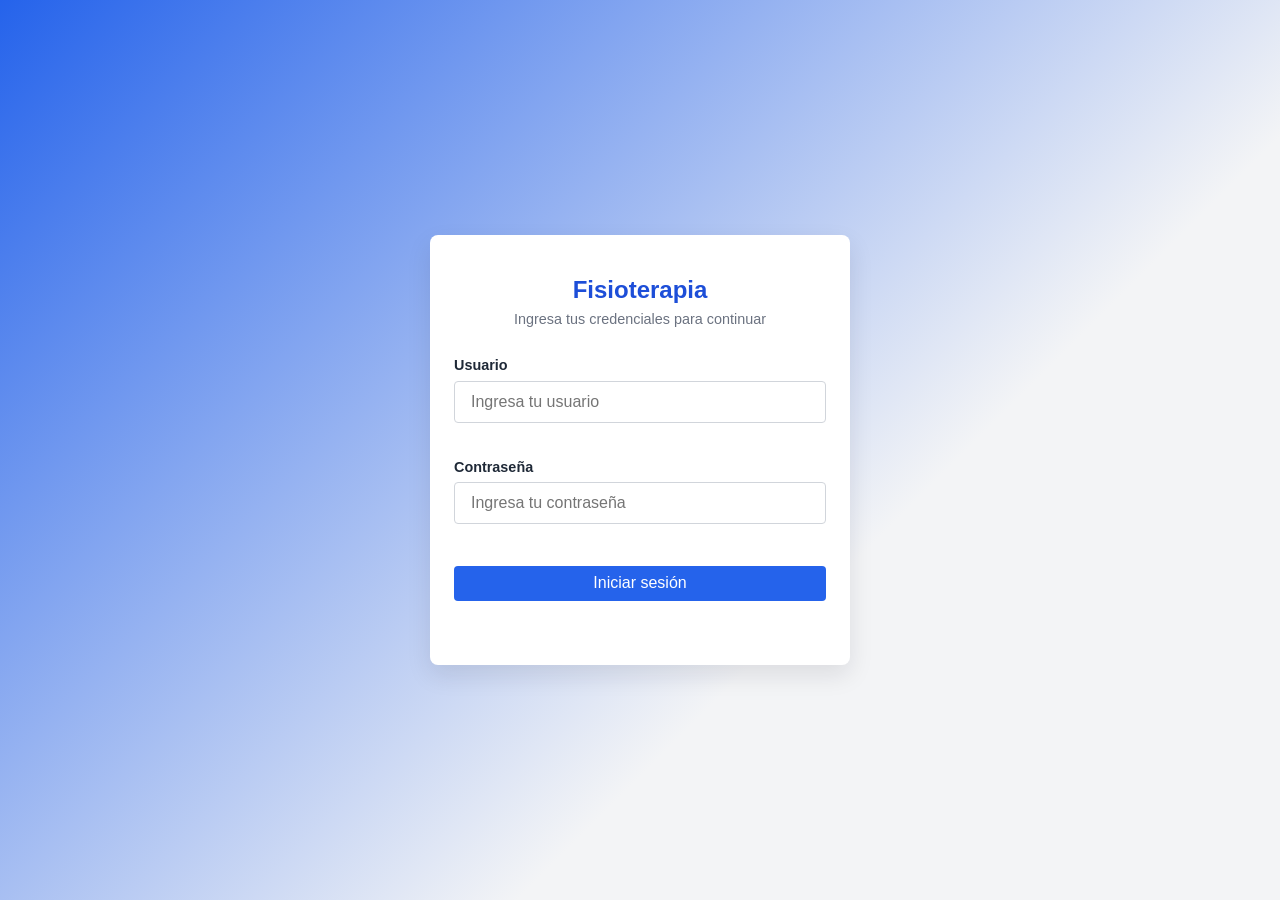
<file: index.html>
<!doctype html>
<html lang="es">
  <head>
    <meta charset="UTF-8" />
    <meta name="viewport" content="width=device-width, initial-scale=1.0" />
    <title>Iniciar sesión | Fisioterapia</title>
    <link rel="stylesheet" href="css/normalize.css" />
    <link rel="stylesheet" href="css/common/variables.css" />
    <link rel="stylesheet" href="css/common/base.css" />
    <link rel="stylesheet" href="css/common/forms.css" />
    <link rel="stylesheet" href="css/login.css" />
  </head>
  <body>
    <main class="login-page">
      <section class="login-card">
        <header class="login-card-header">
          <h1>Fisioterapia</h1>
          <p>Ingresa tus credenciales para continuar</p>
        </header>

        <form id="login-form" class="login-form" novalidate>
          <div class="form-field">
            <label for="usuario">Usuario</label>
            <input
              type="text"
              id="usuario"
              name="usuario"
              placeholder="Ingresa tu usuario"
              autocomplete="username"
              required
            />
            <span class="form-field-error" id="usuario-error"></span>
          </div>

          <div class="form-field">
            <label for="contrasena">Contraseña</label>
            <input
              type="password"
              id="contrasena"
              name="contrasena"
              placeholder="Ingresa tu contraseña"
              autocomplete="current-password"
              required
            />
            <span class="form-field-error" id="contrasena-error"></span>
          </div>

          <button type="submit" class="btn btn-primary btn-block">Iniciar sesión</button>
        </form>
      </section>
    </main>

    <script src="js/usuarios.js"></script>
    <script src="js/login.js"></script>
  </body>
</html>
</file>
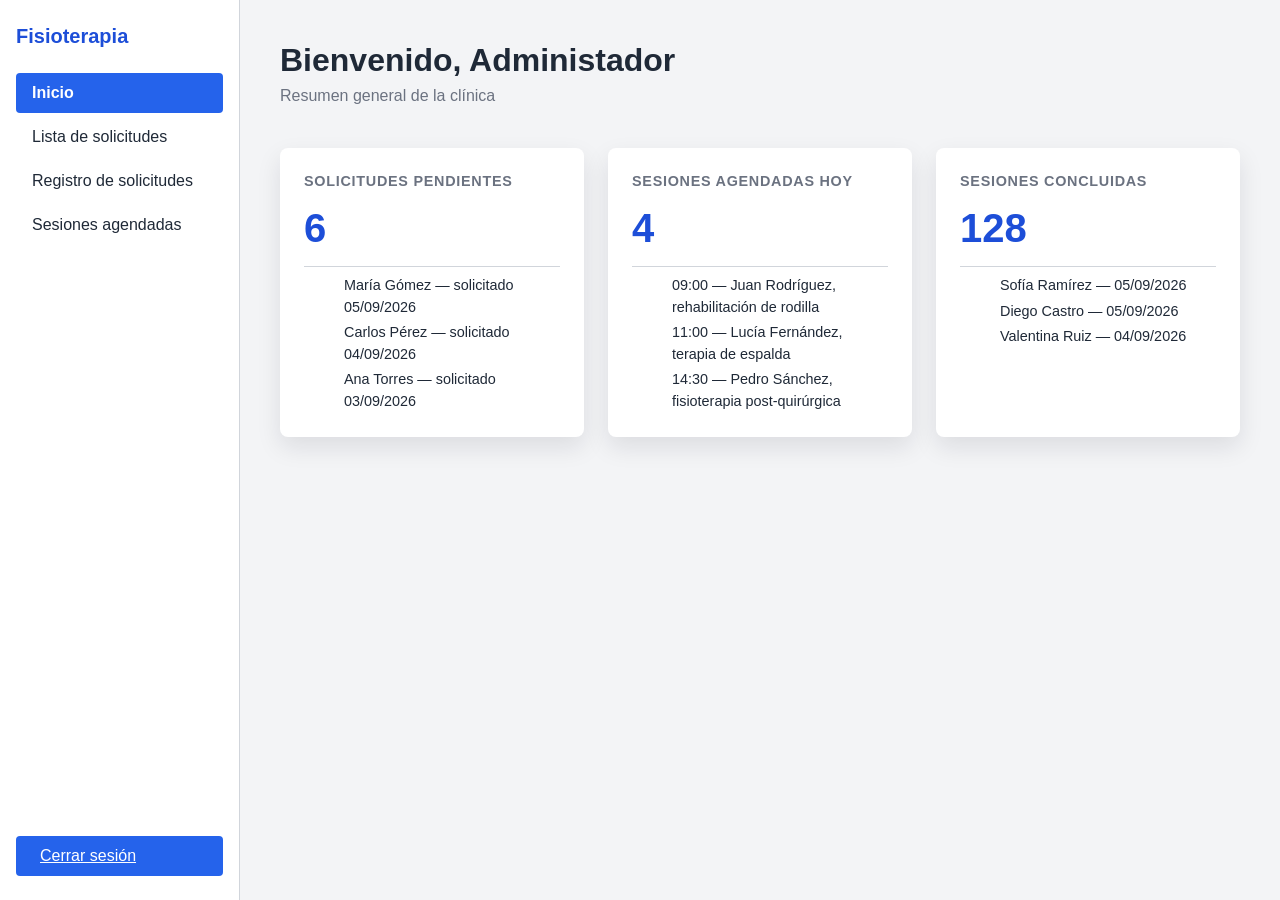
<file: pages/dashboard.html>
<!doctype html>
<html lang="es">
  <head>
    <meta charset="UTF-8" />
    <meta name="viewport" content="width=device-width, initial-scale=1.0" />
    <title>Inicio | Fisioterapia</title>
    <link rel="stylesheet" href="../css/normalize.css" />
    <link rel="stylesheet" href="../css/common/variables.css" />
    <link rel="stylesheet" href="../css/common/base.css" />
    <link rel="stylesheet" href="../css/common/layout.css" />
    <link rel="stylesheet" href="../css/dashboard.css" />
  </head>
  <body>
    <div class="app-layout">
      <aside class="app-nav">
        <div class="app-nav-brand">
          <h2>Fisioterapia</h2>
        </div>

        <ul class="nav-list">
          <li><a class="nav-link nav-link-active" href="dashboard.html" aria-current="page">Inicio</a></li>
          <li><a class="nav-link" href="lista-solicitudes.html">Lista de solicitudes</a></li>
          <li><a class="nav-link" href="registro-solicitudes.html">Registro de solicitudes</a></li>
          <li><a class="nav-link" href="sesiones-agendadas.html">Sesiones agendadas</a></li>
        </ul>

        <a class="btn btn-primary btn-block" href="../index.html">Cerrar sesión</a>
      </aside>

      <main class="app-main">
        <header class="dashboard-header">
          <h1>Bienvenido, Administador</h1>
          <p>Resumen general de la clínica</p>
        </header>

        <section class="cards-grid">
          <article class="card">
            <h2 class="card-title">Solicitudes pendientes</h2>
            <p class="card-count">6</p>
            <ul class="card-list">
              <li>María Gómez — solicitado 05/09/2026</li>
              <li>Carlos Pérez — solicitado 04/09/2026</li>
              <li>Ana Torres — solicitado 03/09/2026</li>
            </ul>
          </article>

          <article class="card">
            <h2 class="card-title">Sesiones agendadas hoy</h2>
            <p class="card-count">4</p>
            <ul class="card-list">
              <li>09:00 — Juan Rodríguez, rehabilitación de rodilla</li>
              <li>11:00 — Lucía Fernández, terapia de espalda</li>
              <li>14:30 — Pedro Sánchez, fisioterapia post-quirúrgica</li>
            </ul>
          </article>

          <article class="card">
            <h2 class="card-title">Sesiones concluidas</h2>
            <p class="card-count">128</p>
            <ul class="card-list">
              <li>Sofía Ramírez — 05/09/2026</li>
              <li>Diego Castro — 05/09/2026</li>
              <li>Valentina Ruiz — 04/09/2026</li>
            </ul>
          </article>
        </section>
      </main>
    </div>
  </body>
</html>
</file>
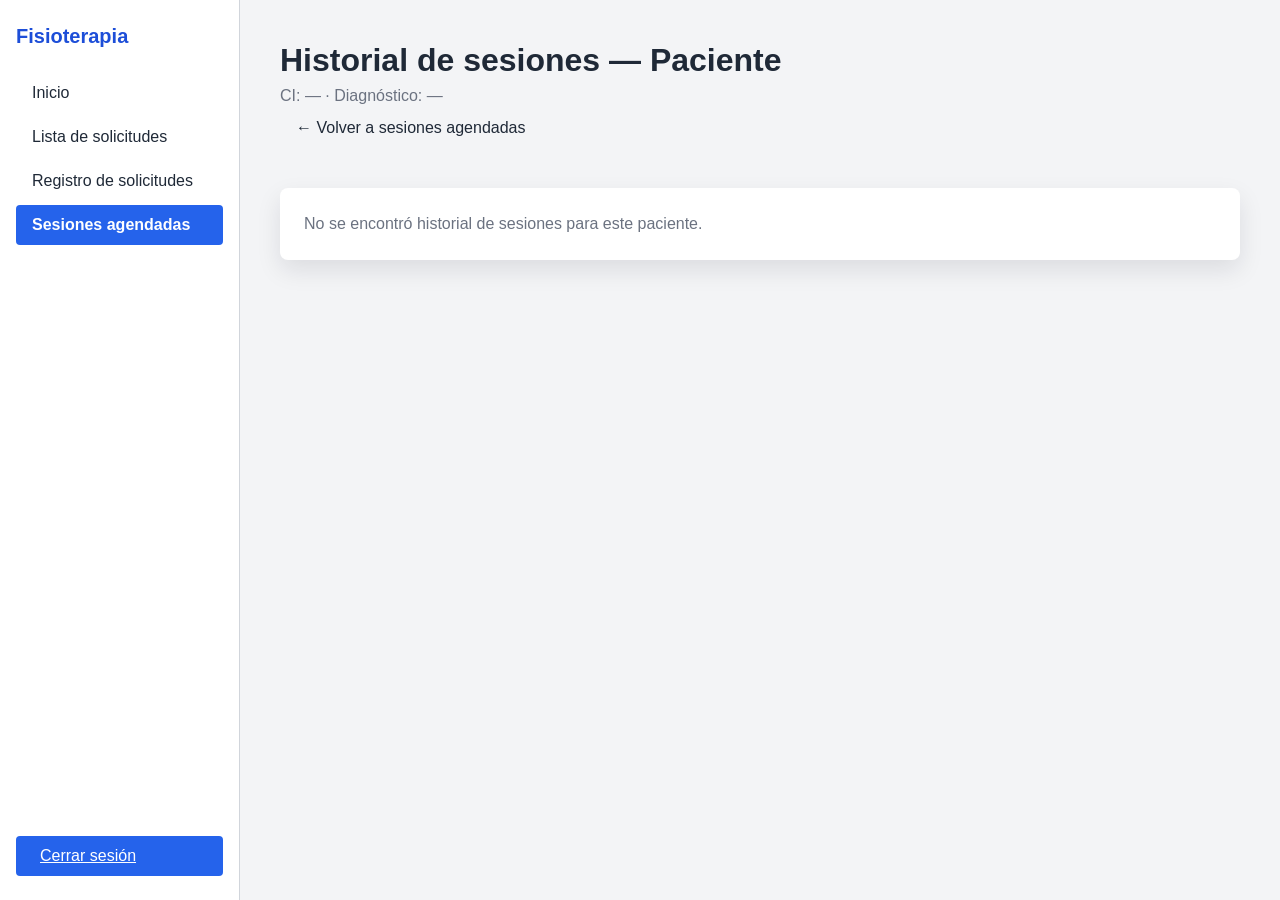
<file: pages/historial-sesiones.html>
<!doctype html>
<html lang="es">
  <head>
    <meta charset="UTF-8" />
    <meta name="viewport" content="width=device-width, initial-scale=1.0" />
    <title>Historial de sesiones | Fisioterapia</title>
    <link rel="stylesheet" href="../css/normalize.css" />
    <link rel="stylesheet" href="../css/common/variables.css" />
    <link rel="stylesheet" href="../css/common/base.css" />
    <link rel="stylesheet" href="../css/common/layout.css" />
    <link rel="stylesheet" href="../css/common/tables.css" />
    <link rel="stylesheet" href="../css/historial-sesiones.css" />
  </head>
  <body>
    <div class="app-layout">
      <aside class="app-nav">
        <div class="app-nav-brand">
          <h2>Fisioterapia</h2>
        </div>

        <ul class="nav-list">
          <li><a class="nav-link" href="dashboard.html">Inicio</a></li>
          <li><a class="nav-link" href="lista-solicitudes.html">Lista de solicitudes</a></li>
          <li><a class="nav-link" href="registro-solicitudes.html">Registro de solicitudes</a></li>
          <li><a class="nav-link nav-link-active" href="sesiones-agendadas.html" aria-current="page">Sesiones agendadas</a></li>
        </ul>

        <a class="btn btn-primary btn-block" href="../index.html">Cerrar sesión</a>
      </aside>

      <main class="app-main">
        <header class="page-header">
          <h1>Historial de sesiones — <span id="paciente-nombre">Paciente</span></h1>
          <p>
            CI: <span id="paciente-ci">—</span> · Diagnóstico:
            <span id="paciente-diagnostico">—</span>
          </p>
          <a class="nav-link" href="sesiones-agendadas.html">&larr; Volver a sesiones agendadas</a>
        </header>

        <div id="historial-contenido">
          <div class="table-container">
            <table class="table">
              <thead>
                <tr>
                  <th scope="col">Fecha</th>
                  <th scope="col">Estado</th>
                  <th scope="col">Duración</th>
                  <th scope="col">Actividades realizadas</th>
                  <th scope="col">Fisioterapeuta</th>
                </tr>
              </thead>
              <tbody id="historial-tbody"></tbody>
            </table>
          </div>

          <div class="historial-actions">
            <a id="btn-registrar-sesion" class="btn btn-primary" href="#">Registrar sesión</a>
          </div>
        </div>

        <p id="historial-vacio" class="empty-message" hidden>
          No se encontró historial de sesiones para este paciente.
        </p>
      </main>
    </div>

    <script src="../js/historial-sesiones.js"></script>
    <script src="../js/historial-sesiones-render.js"></script>
  </body>
</html>
</file>
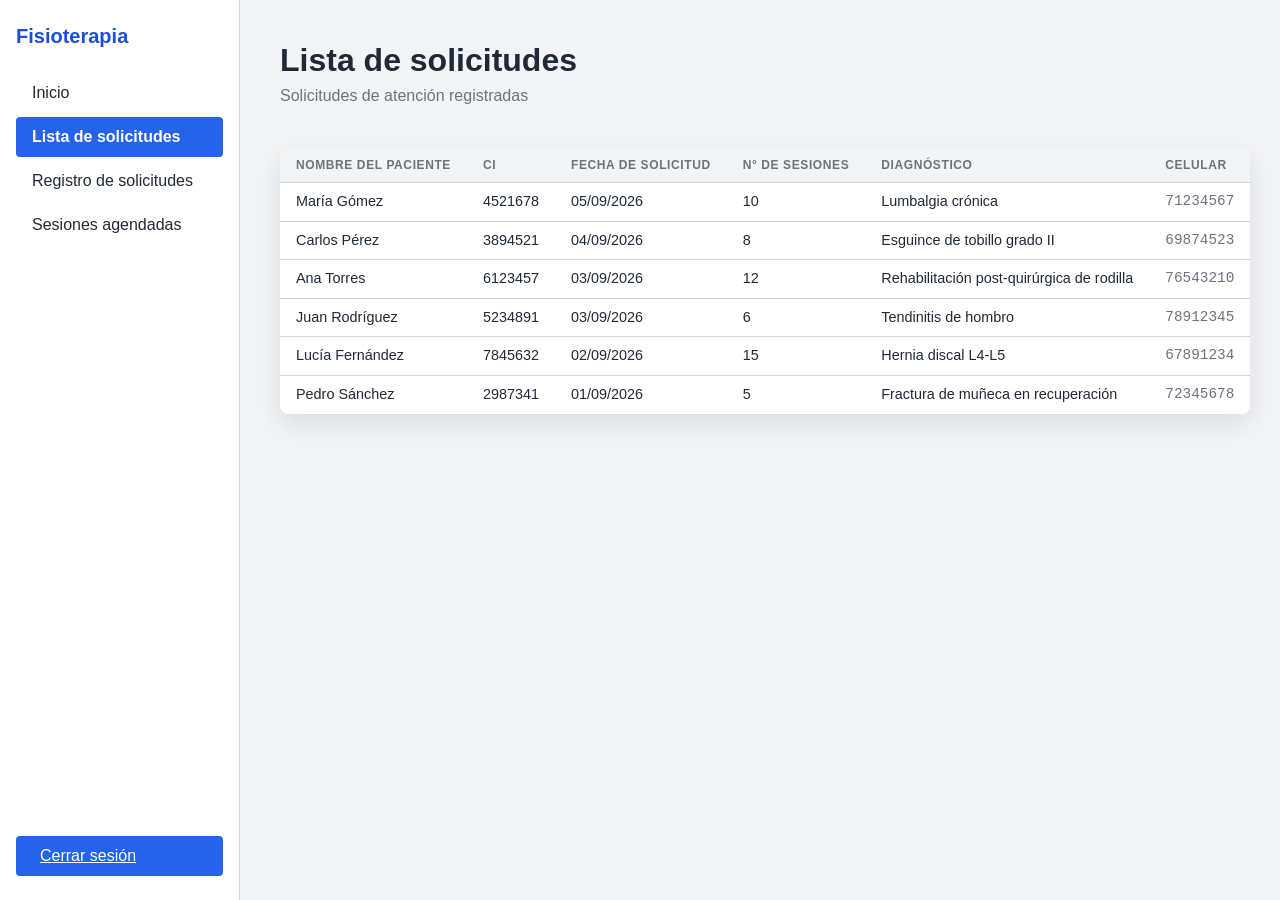
<file: pages/lista-solicitudes.html>
<!doctype html>
<html lang="es">
  <head>
    <meta charset="UTF-8" />
    <meta name="viewport" content="width=device-width, initial-scale=1.0" />
    <title>Lista de solicitudes | Fisioterapia</title>
    <link rel="stylesheet" href="../css/normalize.css" />
    <link rel="stylesheet" href="../css/common/variables.css" />
    <link rel="stylesheet" href="../css/common/base.css" />
    <link rel="stylesheet" href="../css/common/layout.css" />
    <link rel="stylesheet" href="../css/common/tables.css" />
    <link rel="stylesheet" href="../css/lista-solicitudes.css" />
  </head>
  <body>
    <div class="app-layout">
      <aside class="app-nav">
        <div class="app-nav-brand">
          <h2>Fisioterapia</h2>
        </div>

        <ul class="nav-list">
          <li><a class="nav-link" href="dashboard.html">Inicio</a></li>
          <li><a class="nav-link nav-link-active" href="lista-solicitudes.html" aria-current="page">Lista de solicitudes</a></li>
          <li><a class="nav-link" href="registro-solicitudes.html">Registro de solicitudes</a></li>
          <li><a class="nav-link" href="sesiones-agendadas.html">Sesiones agendadas</a></li>
        </ul>

        <a class="btn btn-primary btn-block" href="../index.html">Cerrar sesión</a>
      </aside>

      <main class="app-main">
        <header class="page-header">
          <h1>Lista de solicitudes</h1>
          <p>Solicitudes de atención registradas</p>
        </header>

        <div class="table-container">
          <table class="table">
            <thead>
              <tr>
                <th scope="col">Nombre del paciente</th>
                <th scope="col">CI</th>
                <th scope="col">Fecha de solicitud</th>
                <th scope="col">N° de sesiones</th>
                <th scope="col">Diagnóstico</th>
                <th scope="col">Celular</th>
              </tr>
            </thead>
            <tbody>
              <tr>
                <td>María Gómez</td>
                <td>4521678</td>
                <td>05/09/2026</td>
                <td>10</td>
                <td>Lumbalgia crónica</td>
                <td class="table-celular">71234567</td>
              </tr>
              <tr>
                <td>Carlos Pérez</td>
                <td>3894521</td>
                <td>04/09/2026</td>
                <td>8</td>
                <td>Esguince de tobillo grado II</td>
                <td class="table-celular">69874523</td>
              </tr>
              <tr>
                <td>Ana Torres</td>
                <td>6123457</td>
                <td>03/09/2026</td>
                <td>12</td>
                <td>Rehabilitación post-quirúrgica de rodilla</td>
                <td class="table-celular">76543210</td>
              </tr>
              <tr>
                <td>Juan Rodríguez</td>
                <td>5234891</td>
                <td>03/09/2026</td>
                <td>6</td>
                <td>Tendinitis de hombro</td>
                <td class="table-celular">78912345</td>
              </tr>
              <tr>
                <td>Lucía Fernández</td>
                <td>7845632</td>
                <td>02/09/2026</td>
                <td>15</td>
                <td>Hernia discal L4-L5</td>
                <td class="table-celular">67891234</td>
              </tr>
              <tr>
                <td>Pedro Sánchez</td>
                <td>2987341</td>
                <td>01/09/2026</td>
                <td>5</td>
                <td>Fractura de muñeca en recuperación</td>
                <td class="table-celular">72345678</td>
              </tr>
            </tbody>
          </table>
        </div>
      </main>
    </div>
  </body>
</html>
</file>
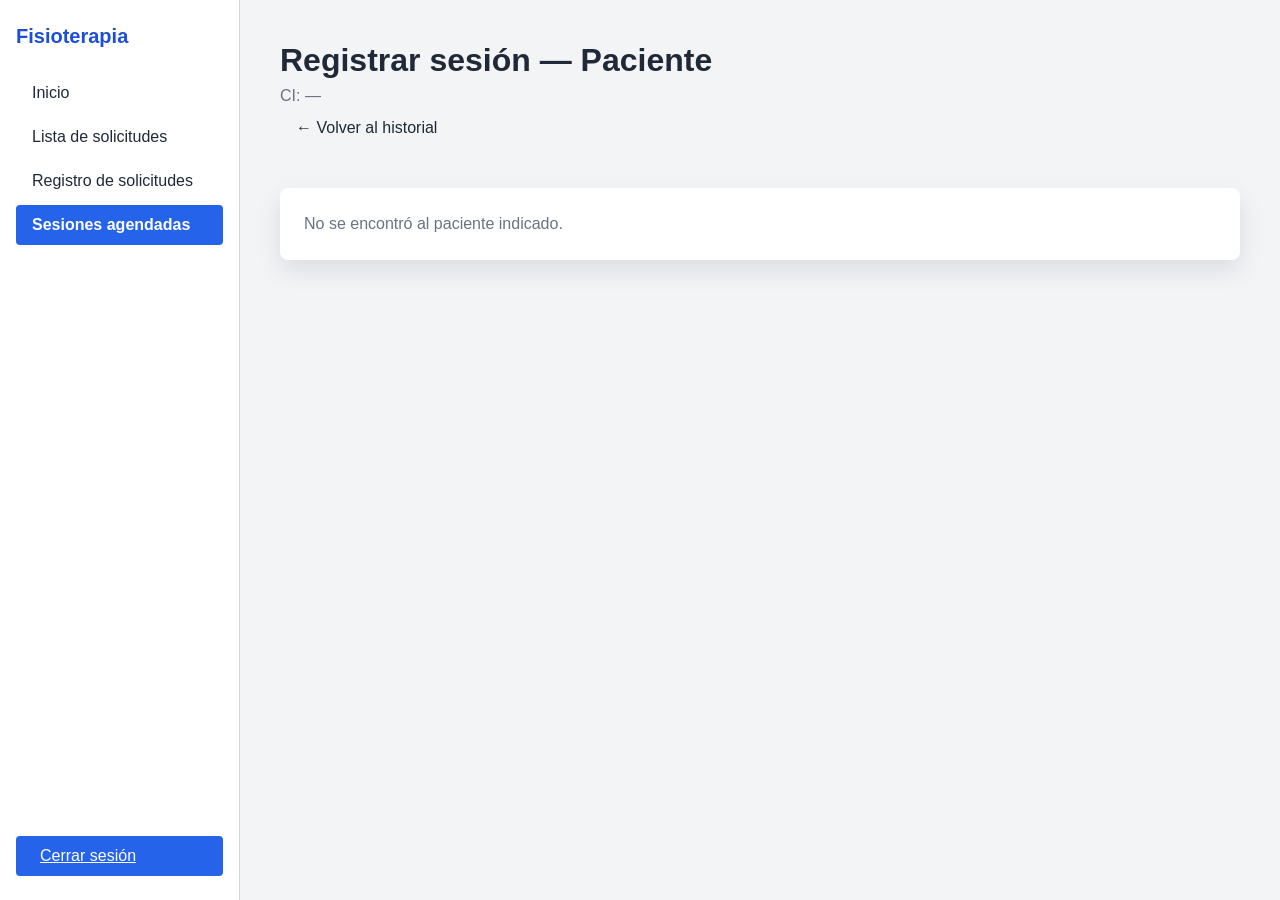
<file: pages/registro-sesion.html>
<!doctype html>
<html lang="es">
  <head>
    <meta charset="UTF-8" />
    <meta name="viewport" content="width=device-width, initial-scale=1.0" />
    <title>Registrar sesión | Fisioterapia</title>
    <link rel="stylesheet" href="../css/normalize.css" />
    <link rel="stylesheet" href="../css/common/variables.css" />
    <link rel="stylesheet" href="../css/common/base.css" />
    <link rel="stylesheet" href="../css/common/layout.css" />
    <link rel="stylesheet" href="../css/common/forms.css" />
  </head>
  <body>
    <div class="app-layout">
      <aside class="app-nav">
        <div class="app-nav-brand">
          <h2>Fisioterapia</h2>
        </div>

        <ul class="nav-list">
          <li><a class="nav-link" href="dashboard.html">Inicio</a></li>
          <li><a class="nav-link" href="lista-solicitudes.html">Lista de solicitudes</a></li>
          <li><a class="nav-link" href="registro-solicitudes.html">Registro de solicitudes</a></li>
          <li><a class="nav-link nav-link-active" href="sesiones-agendadas.html" aria-current="page">Sesiones agendadas</a></li>
        </ul>

        <a class="btn btn-primary btn-block" href="../index.html">Cerrar sesión</a>
      </aside>

      <main class="app-main">
        <header class="page-header">
          <h1>Registrar sesión — <span id="paciente-nombre">Paciente</span></h1>
          <p>CI: <span id="paciente-ci">—</span></p>
          <a class="nav-link" id="volver-historial" href="sesiones-agendadas.html">&larr; Volver al historial</a>
        </header>

        <section id="registro-sesion-contenido" class="form-card">
          <form id="registro-sesion-form" class="form-grid">
            <div class="form-field">
              <label for="fisioterapeuta">Fisioterapeuta</label>
              <select id="fisioterapeuta" name="fisioterapeuta" required>
                <option value="" disabled selected>Selecciona un fisioterapeuta</option>
                <option value="Lic. Fernando Rojas">Lic. Fernando Rojas</option>
                <option value="Lic. Patricia Vargas">Lic. Patricia Vargas</option>
                <option value="Lic. Andrés Quispe">Lic. Andrés Quispe</option>
              </select>
            </div>

            <div class="form-field">
              <label for="duracion">Duración de la sesión (min)</label>
              <input
                type="number"
                id="duracion"
                name="duracion"
                placeholder="Ej. 45"
                min="1"
                max="180"
                required
              />
            </div>

            <fieldset class="form-field-full form-fieldset">
              <legend>Asistencia</legend>
              <div class="radio-group">
                <label class="radio-option">
                  <input type="radio" name="estado" value="Realizada" checked required />
                  Realizada
                </label>
                <label class="radio-option">
                  <input type="radio" name="estado" value="No realizada" />
                  No realizada
                </label>
                <label class="radio-option">
                  <input type="radio" name="estado" value="Reprogramada" />
                  Reprogramada
                </label>
              </div>
            </fieldset>

            <fieldset class="form-field-full form-fieldset">
              <legend>Lugar de atención</legend>
              <div class="radio-group">
                <label class="radio-option">
                  <input type="radio" name="lugar" value="Gabinete" checked required />
                  Gabinete
                </label>
                <label class="radio-option">
                  <input type="radio" name="lugar" value="Domicilio" />
                  Domicilio
                </label>
              </div>
            </fieldset>

            <fieldset id="actividades-fieldset" class="form-field-full form-fieldset">
              <legend>Actividades realizadas</legend>
              <div class="checkbox-group">
                <label class="checkbox-option">
                  <input type="checkbox" name="actividades" value="Electroterapia" /> Electroterapia
                </label>
                <label class="checkbox-option">
                  <input type="checkbox" name="actividades" value="Terapia manual" /> Terapia manual
                </label>
                <label class="checkbox-option">
                  <input type="checkbox" name="actividades" value="Ejercicios de fortalecimiento" />
                  Ejercicios de fortalecimiento
                </label>
                <label class="checkbox-option">
                  <input type="checkbox" name="actividades" value="Estiramientos" /> Estiramientos
                </label>
                <label class="checkbox-option">
                  <input type="checkbox" name="actividades" value="Masoterapia" /> Masoterapia
                </label>
                <label class="checkbox-option">
                  <input type="checkbox" name="actividades" value="Calor local" /> Calor local
                </label>
                <label class="checkbox-option">
                  <input type="checkbox" name="actividades" value="Ejercicios de equilibrio" />
                  Ejercicios de equilibrio
                </label>
                <label class="checkbox-option">
                  <input type="checkbox" name="actividades" value="Vendaje neuromuscular" />
                  Vendaje neuromuscular
                </label>
              </div>
            </fieldset>

            <div class="form-field-full">
              <button type="submit" class="btn btn-primary btn-block">Registrar sesión</button>
            </div>
          </form>
        </section>

        <p id="registro-sesion-vacio" class="empty-message" hidden>
          No se encontró al paciente indicado.
        </p>
      </main>
    </div>

    <script src="../js/historial-sesiones.js"></script>
    <script src="../js/registro-sesion.js"></script>
  </body>
</html>
</file>
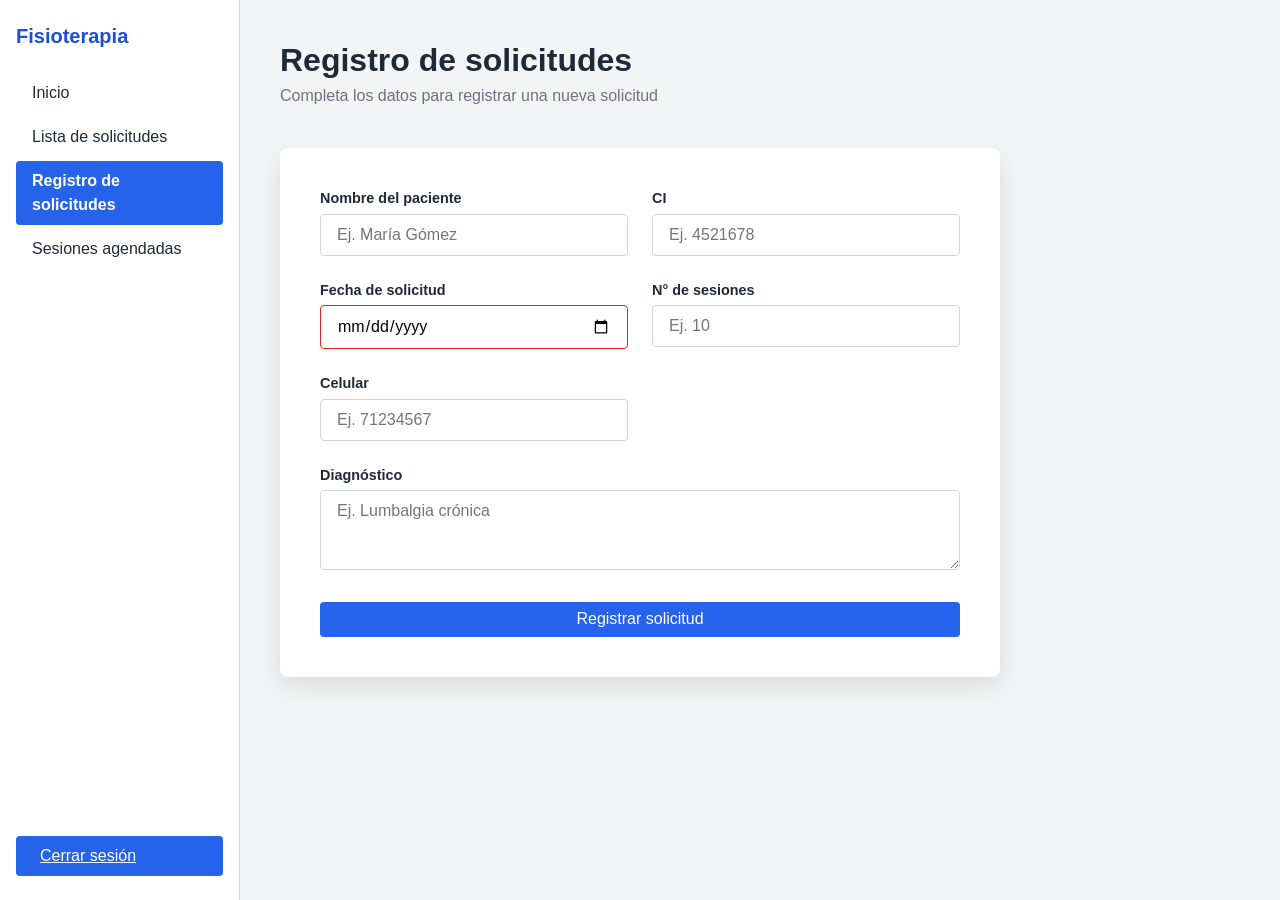
<file: pages/registro-solicitudes.html>
<!doctype html>
<html lang="es">
  <head>
    <meta charset="UTF-8" />
    <meta name="viewport" content="width=device-width, initial-scale=1.0" />
    <title>Registro de solicitudes | Fisioterapia</title>
    <link rel="stylesheet" href="../css/normalize.css" />
    <link rel="stylesheet" href="../css/common/variables.css" />
    <link rel="stylesheet" href="../css/common/base.css" />
    <link rel="stylesheet" href="../css/common/layout.css" />
    <link rel="stylesheet" href="../css/common/forms.css" />
  </head>
  <body>
    <div class="app-layout">
      <aside class="app-nav">
        <div class="app-nav-brand">
          <h2>Fisioterapia</h2>
        </div>

        <ul class="nav-list">
          <li><a class="nav-link" href="dashboard.html">Inicio</a></li>
          <li><a class="nav-link" href="lista-solicitudes.html">Lista de solicitudes</a></li>
          <li><a class="nav-link nav-link-active" href="registro-solicitudes.html" aria-current="page">Registro de solicitudes</a></li>
          <li><a class="nav-link" href="sesiones-agendadas.html">Sesiones agendadas</a></li>
        </ul>

        <a class="btn btn-primary btn-block" href="../index.html">Cerrar sesión</a>
      </aside>

      <main class="app-main">
        <header class="page-header">
          <h1>Registro de solicitudes</h1>
          <p>Completa los datos para registrar una nueva solicitud</p>
        </header>

        <section class="form-card">
          <form id="registro-form" class="form-grid">
            <div class="form-field">
              <label for="nombre">Nombre del paciente</label>
              <input
                type="text"
                id="nombre"
                name="nombre"
                placeholder="Ej. María Gómez"
                pattern="[A-Za-zÁÉÍÓÚÑáéíóúñ ]{3,60}"
                title="Ingresa solo letras y espacios (mínimo 3 caracteres)"
                required
              />
            </div>

            <div class="form-field">
              <label for="ci">CI</label>
              <input
                type="text"
                id="ci"
                name="ci"
                placeholder="Ej. 4521678"
                inputmode="numeric"
                pattern="[0-9]{6,8}"
                title="Ingresa un CI válido de 6 a 8 dígitos"
                required
              />
            </div>

            <div class="form-field">
              <label for="fecha-solicitud">Fecha de solicitud</label>
              <input type="date" id="fecha-solicitud" name="fecha-solicitud" required />
            </div>

            <div class="form-field">
              <label for="numero-sesiones">N° de sesiones</label>
              <input
                type="number"
                id="numero-sesiones"
                name="numero-sesiones"
                placeholder="Ej. 10"
                min="1"
                max="30"
                required
              />
            </div>

            <div class="form-field">
              <label for="celular">Celular</label>
              <input
                type="tel"
                id="celular"
                name="celular"
                placeholder="Ej. 71234567"
                inputmode="numeric"
                pattern="[67][0-9]{7}"
                maxlength="8"
                title="Ingresa un celular boliviano válido de 8 dígitos (empieza con 6 o 7)"
                required
              />
            </div>

            <div class="form-field form-field-full">
              <label for="diagnostico">Diagnóstico</label>
              <textarea
                id="diagnostico"
                name="diagnostico"
                placeholder="Ej. Lumbalgia crónica"
                minlength="5"
                maxlength="200"
                required
              ></textarea>
            </div>

            <div class="form-field-full">
              <button type="submit" class="btn btn-primary btn-block">Registrar solicitud</button>
            </div>
          </form>
        </section>
      </main>
    </div>

    <script src="../js/registro-solicitudes.js"></script>
  </body>
</html>
</file>
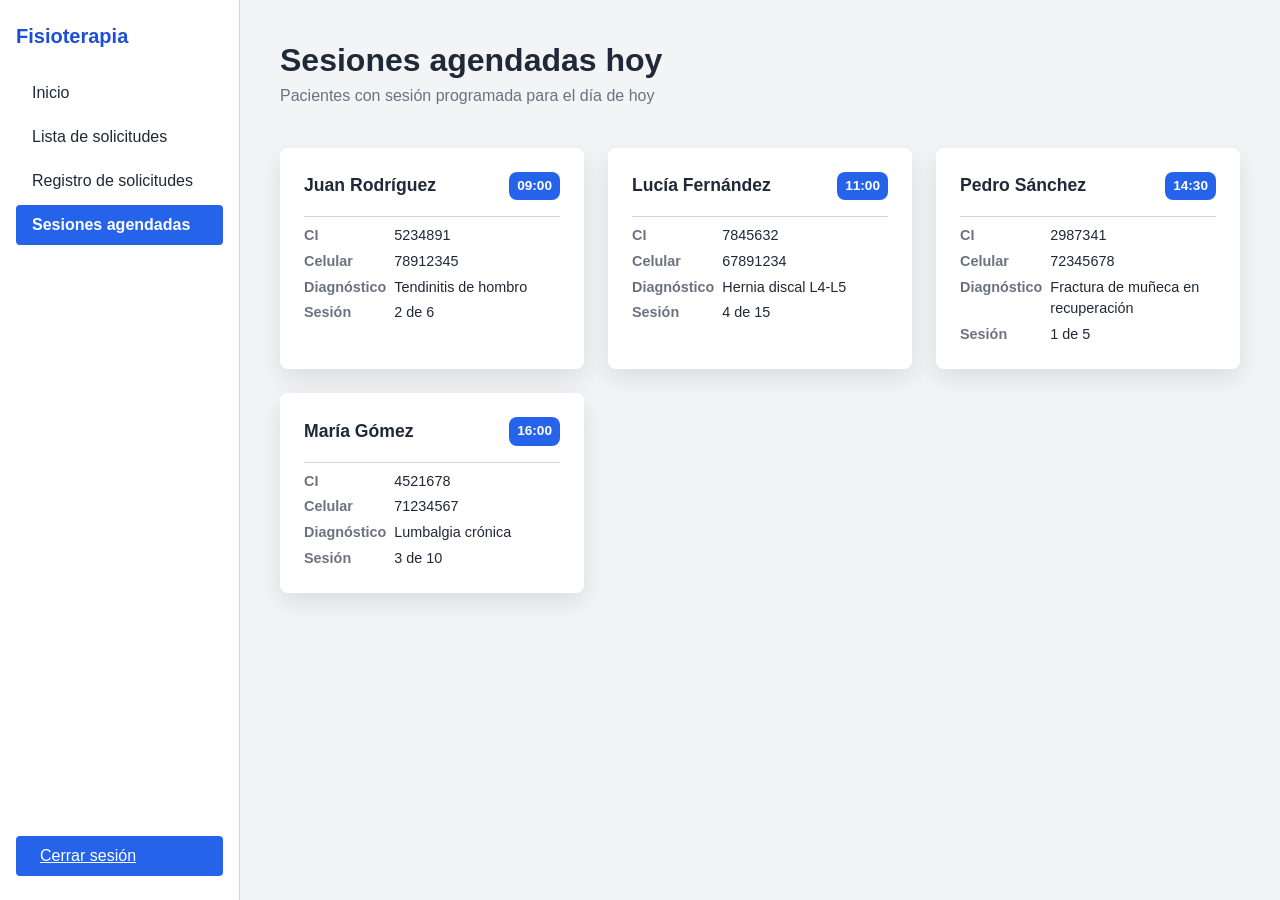
<file: pages/sesiones-agendadas.html>
<!doctype html>
<html lang="es">
  <head>
    <meta charset="UTF-8" />
    <meta name="viewport" content="width=device-width, initial-scale=1.0" />
    <title>Sesiones agendadas | Fisioterapia</title>
    <link rel="stylesheet" href="../css/normalize.css" />
    <link rel="stylesheet" href="../css/common/variables.css" />
    <link rel="stylesheet" href="../css/common/base.css" />
    <link rel="stylesheet" href="../css/common/layout.css" />
    <link rel="stylesheet" href="../css/sesiones-agendadas.css" />
  </head>
  <body>
    <div class="app-layout">
      <aside class="app-nav">
        <div class="app-nav-brand">
          <h2>Fisioterapia</h2>
        </div>

        <ul class="nav-list">
          <li><a class="nav-link" href="dashboard.html">Inicio</a></li>
          <li><a class="nav-link" href="lista-solicitudes.html">Lista de solicitudes</a></li>
          <li><a class="nav-link" href="registro-solicitudes.html">Registro de solicitudes</a></li>
          <li><a class="nav-link nav-link-active" href="sesiones-agendadas.html" aria-current="page">Sesiones agendadas</a></li>
        </ul>

        <a class="btn btn-primary btn-block" href="../index.html">Cerrar sesión</a>
      </aside>

      <main class="app-main">
        <header class="page-header">
          <h1>Sesiones agendadas hoy</h1>
          <p>Pacientes con sesión programada para el día de hoy</p>
        </header>

        <section class="sessions-grid">
          <a class="session-card" href="historial-sesiones.html?paciente=5234891">
            <header class="session-card-header">
              <h2>Juan Rodríguez</h2>
              <span class="session-time">09:00</span>
            </header>
            <dl class="session-details">
              <dt>CI</dt>
              <dd>5234891</dd>
              <dt>Celular</dt>
              <dd>78912345</dd>
              <dt>Diagnóstico</dt>
              <dd>Tendinitis de hombro</dd>
              <dt>Sesión</dt>
              <dd>2 de 6</dd>
            </dl>
          </a>

          <a class="session-card" href="historial-sesiones.html?paciente=7845632">
            <header class="session-card-header">
              <h2>Lucía Fernández</h2>
              <span class="session-time">11:00</span>
            </header>
            <dl class="session-details">
              <dt>CI</dt>
              <dd>7845632</dd>
              <dt>Celular</dt>
              <dd>67891234</dd>
              <dt>Diagnóstico</dt>
              <dd>Hernia discal L4-L5</dd>
              <dt>Sesión</dt>
              <dd>4 de 15</dd>
            </dl>
          </a>

          <a class="session-card" href="historial-sesiones.html?paciente=2987341">
            <header class="session-card-header">
              <h2>Pedro Sánchez</h2>
              <span class="session-time">14:30</span>
            </header>
            <dl class="session-details">
              <dt>CI</dt>
              <dd>2987341</dd>
              <dt>Celular</dt>
              <dd>72345678</dd>
              <dt>Diagnóstico</dt>
              <dd>Fractura de muñeca en recuperación</dd>
              <dt>Sesión</dt>
              <dd>1 de 5</dd>
            </dl>
          </a>

          <a class="session-card" href="historial-sesiones.html?paciente=4521678">
            <header class="session-card-header">
              <h2>María Gómez</h2>
              <span class="session-time">16:00</span>
            </header>
            <dl class="session-details">
              <dt>CI</dt>
              <dd>4521678</dd>
              <dt>Celular</dt>
              <dd>71234567</dd>
              <dt>Diagnóstico</dt>
              <dd>Lumbalgia crónica</dd>
              <dt>Sesión</dt>
              <dd>3 de 10</dd>
            </dl>
          </a>
        </section>
      </main>
    </div>
  </body>
</html>
</file>
<file: css/common/variables.css>
/* Variables globales: colores, tipografia, espaciados y sombras reutilizables */
:root {
  --color-primary: #2563eb;
  --color-primary-dark: #1d4ed8;
  --color-text: #1f2937;
  --color-text-light: #6b7280;
  --color-bg: #f3f4f6;
  --color-surface: #ffffff;
  --color-border: #d1d5db;
  --color-error: #dc2626;
  --color-success: #16a34a;

  --font-base: "Segoe UI", Roboto, Helvetica, Arial, sans-serif;

  --spacing-xs: 0.25rem;
  --spacing-sm: 0.5rem;
  --spacing-md: 1rem;
  --spacing-lg: 1.5rem;
  --spacing-xl: 2.5rem;

  --radius-sm: 4px;
  --radius-md: 8px;

  --shadow-card: 0 10px 25px rgba(15, 23, 42, 0.1);
}
</file>
<file: css/common/base.css>
/* Estilos base compartidos por todas las paginas del sitio */

*,
*::before,
*::after {
  box-sizing: border-box;
}

html {
  font-size: 16px;
}

body {
  margin: 0;
  font-family: var(--font-base);
  color: var(--color-text);
  background-color: var(--color-bg);
  line-height: 1.5;
}

h1,
h2,
h3 {
  margin: 0;
  line-height: 1.25;
}

p {
  margin: 0;
}

a {
  color: var(--color-primary);
}

/* Boton base reutilizable en varias paginas */
.btn {
  display: inline-block;
  border: none;
  border-radius: var(--radius-sm);
  padding: var(--spacing-sm) var(--spacing-lg);
  font-size: 1rem;
  font-family: inherit;
  cursor: pointer;
  transition: background-color 0.2s ease-in-out, transform 0.1s ease-in-out;
}

.btn-primary {
  background-color: var(--color-primary);
  color: var(--color-surface);
}

.btn-primary:hover {
  background-color: var(--color-primary-dark);
}

.btn-primary:active {
  transform: translateY(1px);
}

.btn-primary:disabled {
  background-color: var(--color-border);
  cursor: not-allowed;
  transform: none;
}

.btn-block {
  display: block;
  width: 100%;
}

/* Mensaje de estado vacio reutilizable (ej. paciente no encontrado) */
.empty-message {
  background-color: var(--color-surface);
  border-radius: var(--radius-md);
  box-shadow: var(--shadow-card);
  padding: var(--spacing-lg);
  color: var(--color-text-light);
}

/* Utilidad para ocultar texto visualmente pero mantenerlo accesible */
.sr-only {
  position: absolute;
  width: 1px;
  height: 1px;
  padding: 0;
  margin: -1px;
  overflow: hidden;
  clip: rect(0, 0, 0, 0);
  white-space: nowrap;
  border: 0;
}
</file>
<file: css/common/forms.css>
/* Estilos de campos de formulario compartidos por varias paginas (login, registro de solicitudes, registro de sesion) */

.form-card {
  max-width: 720px;
  background-color: var(--color-surface);
  border-radius: var(--radius-md);
  box-shadow: var(--shadow-card);
  padding: var(--spacing-xl);
}

.form-grid {
  display: grid;
  grid-template-columns: repeat(auto-fit, minmax(220px, 1fr));
  gap: var(--spacing-lg) var(--spacing-lg);
}

.form-field-full {
  grid-column: 1 / -1;
}

.form-grid .btn {
  margin-top: var(--spacing-sm);
}

.form-field {
  display: flex;
  flex-direction: column;
  gap: var(--spacing-xs);
}

.form-field label {
  font-size: 0.9rem;
  font-weight: 600;
}

.form-field input,
.form-field textarea,
.form-field select {
  font: inherit;
  padding: var(--spacing-sm) var(--spacing-md);
  border: 1px solid var(--color-border);
  border-radius: var(--radius-sm);
  width: 100%;
}

.form-field textarea {
  resize: vertical;
  min-height: 5em;
}

.form-field input:focus,
.form-field textarea:focus,
.form-field select:focus {
  outline: none;
  border-color: var(--color-primary);
  box-shadow: 0 0 0 3px rgba(37, 99, 235, 0.2);
}

.form-field input:invalid:not(:placeholder-shown),
.form-field textarea:invalid:not(:placeholder-shown) {
  border-color: var(--color-error);
}

.form-field-error {
  min-height: 1.1em;
  font-size: 0.8rem;
  color: var(--color-error);
}

.form-field-checkbox {
  flex-direction: row;
  align-items: center;
  gap: var(--spacing-sm);
}

.form-field-checkbox label {
  font-weight: normal;
}

.form-field input:disabled,
.form-field select:disabled,
.form-field-checkbox input:disabled {
  background-color: var(--color-bg);
  color: var(--color-text-light);
  cursor: not-allowed;
}

/* Agrupacion de radios/checkboxes dentro de un fieldset */
.form-fieldset {
  border: 1px solid var(--color-border);
  border-radius: var(--radius-sm);
  padding: var(--spacing-md);
}

.form-fieldset legend {
  padding: 0 var(--spacing-xs);
  font-size: 0.9rem;
  font-weight: 600;
}

.radio-group,
.checkbox-group {
  display: flex;
  flex-wrap: wrap;
  gap: var(--spacing-sm) var(--spacing-lg);
}

.radio-option,
.checkbox-option {
  display: flex;
  align-items: center;
  gap: var(--spacing-xs);
  font-weight: normal;
  font-size: 0.9rem;
}

.radio-option input,
.checkbox-option input {
  width: auto;
}

.checkbox-option:has(input:disabled),
.radio-option:has(input:disabled) {
  color: var(--color-text-light);
  cursor: not-allowed;
}
</file>
<file: css/login.css>
/* Estilos exclusivos de la pagina de login (index.html) */

.login-page {
  min-height: 100vh;
  display: flex;
  align-items: center;
  justify-content: center;
  padding: var(--spacing-md);
  background: linear-gradient(135deg, var(--color-primary) 0%, var(--color-bg) 65%);
}

.login-card {
  width: 100%;
  max-width: 420px;
  display: grid;
  grid-template-rows: auto auto auto;
  gap: var(--spacing-lg);
  background-color: var(--color-surface);
  border-radius: var(--radius-md);
  box-shadow: var(--shadow-card);
  padding: var(--spacing-xl) var(--spacing-lg);
}

.login-card-header {
  text-align: center;
  display: grid;
  gap: var(--spacing-xs);
}

.login-card-header h1 {
  font-size: 1.5rem;
  color: var(--color-primary-dark);
}

.login-card-header p {
  color: var(--color-text-light);
  font-size: 0.9rem;
}

.login-form {
  display: flex;
  flex-direction: column;
  gap: var(--spacing-md);
}

.login-form .btn {
  margin-top: var(--spacing-sm);
}

/* Responsivo: pantallas pequenas reducen el espaciado de la tarjeta */
@media (max-width: 480px) {
  .login-card {
    padding: var(--spacing-lg) var(--spacing-md);
    border-radius: var(--radius-sm);
  }

  .login-card-header h1 {
    font-size: 1.25rem;
  }
}
</file>
<file: css/common/layout.css>
/* Layout compartido por las paginas internas de la app (nav lateral + contenido) */

.app-layout {
  display: flex;
  min-height: 100vh;
}

.app-nav {
  width: 240px;
  flex-shrink: 0;
  display: flex;
  flex-direction: column;
  gap: var(--spacing-lg);
  padding: var(--spacing-lg) var(--spacing-md);
  background-color: var(--color-surface);
  border-right: 1px solid var(--color-border);
}

.app-nav-brand h2 {
  font-size: 1.25rem;
  color: var(--color-primary-dark);
}

.nav-list {
  list-style: none;
  margin: 0;
  padding: 0;
  flex: 1;
  display: flex;
  flex-direction: column;
  gap: var(--spacing-xs);
}

.nav-link {
  display: block;
  padding: var(--spacing-sm) var(--spacing-md);
  border-radius: var(--radius-sm);
  color: var(--color-text);
  text-decoration: none;
}

.nav-link:hover {
  background-color: var(--color-bg);
}

.nav-link-active {
  background-color: var(--color-primary);
  color: var(--color-surface);
  font-weight: 600;
}

.nav-link-active:hover {
  background-color: var(--color-primary-dark);
}

.app-main {
  flex: 1;
  padding: var(--spacing-xl);
}

/* Encabezado reutilizable para las paginas internas de la app */
.page-header {
  margin-bottom: var(--spacing-xl);
}

.page-header p {
  margin-top: var(--spacing-xs);
  color: var(--color-text-light);
}

/* Responsivo: el nav pasa a barra horizontal en pantallas angostas */
@media (max-width: 768px) {
  .app-layout {
    flex-direction: column;
  }

  .app-nav {
    width: 100%;
    flex-direction: row;
    align-items: center;
    overflow-x: auto;
    border-right: none;
    border-bottom: 1px solid var(--color-border);
  }

  .nav-list {
    flex-direction: row;
  }

  .app-main {
    padding: var(--spacing-lg) var(--spacing-md);
  }
}
</file>
<file: css/dashboard.css>
/* Estilos exclusivos de la pagina de dashboard (pages/dashboard.html) */

.dashboard-header {
  margin-bottom: var(--spacing-xl);
}

.dashboard-header p {
  margin-top: var(--spacing-xs);
  color: var(--color-text-light);
}

.cards-grid {
  display: grid;
  grid-template-columns: repeat(auto-fit, minmax(260px, 1fr));
  gap: var(--spacing-lg);
}

.card {
  display: flex;
  flex-direction: column;
  gap: var(--spacing-sm);
  background-color: var(--color-surface);
  border-radius: var(--radius-md);
  box-shadow: var(--shadow-card);
  padding: var(--spacing-lg);
}

.card-title {
  font-size: 0.9rem;
  color: var(--color-text-light);
  text-transform: uppercase;
  letter-spacing: 0.05em;
}

.card-count {
  font-size: 2.5rem;
  font-weight: 700;
  color: var(--color-primary-dark);
}

.card-list {
  list-style: none;
  margin: 0;
  padding-top: var(--spacing-sm);
  border-top: 1px solid var(--color-border);
  display: flex;
  flex-direction: column;
  gap: var(--spacing-xs);
  font-size: 0.9rem;
}
</file>
<file: css/common/tables.css>
/* Estilos de tabla compartidos por varias paginas (lista de solicitudes, historial de sesiones) */

.table-container {
  overflow-x: auto;
  background-color: var(--color-surface);
  border-radius: var(--radius-md);
  box-shadow: var(--shadow-card);
}

.table {
  width: 100%;
  border-collapse: collapse;
  font-size: 0.9rem;
  white-space: nowrap;
}

.table th,
.table td {
  text-align: left;
  padding: var(--spacing-sm) var(--spacing-md);
}

.table thead th {
  background-color: var(--color-bg);
  color: var(--color-text-light);
  text-transform: uppercase;
  font-size: 0.75rem;
  letter-spacing: 0.05em;
}

.table tbody tr {
  border-top: 1px solid var(--color-border);
}

.table tbody tr:hover {
  background-color: var(--color-bg);
}
</file>
<file: css/historial-sesiones.css>
/* Estilos exclusivos de la pagina de historial de sesiones (pages/historial-sesiones.html) */

.estado-badge {
  display: inline-block;
  padding: var(--spacing-xs) var(--spacing-sm);
  border-radius: var(--radius-sm);
  font-size: 0.8rem;
  font-weight: 600;
  white-space: nowrap;
}

.estado-realizada {
  background-color: rgba(22, 163, 74, 0.15);
  color: var(--color-success);
}

.estado-no-realizada {
  background-color: rgba(220, 38, 38, 0.15);
  color: var(--color-error);
}

.estado-reprogramada {
  background-color: rgba(217, 119, 6, 0.15);
  color: #b45309;
}

.historial-actions {
  margin-top: var(--spacing-lg);
}
</file>
<file: css/lista-solicitudes.css>
/* Estilos exclusivos de la pagina de lista de solicitudes (pages/lista-solicitudes.html) */

.table-celular {
  font-family: monospace;
  color: var(--color-text-light);
}
</file>
<file: css/sesiones-agendadas.css>
/* Estilos exclusivos de la pagina de sesiones agendadas (pages/sesiones-agendadas.html) */

.sessions-grid {
  display: grid;
  grid-template-columns: repeat(auto-fit, minmax(280px, 1fr));
  gap: var(--spacing-lg);
}

.session-card {
  display: flex;
  flex-direction: column;
  gap: var(--spacing-md);
  background-color: var(--color-surface);
  border-radius: var(--radius-md);
  box-shadow: var(--shadow-card);
  padding: var(--spacing-lg);
  color: inherit;
  text-decoration: none;
  cursor: pointer;
  transition: transform 0.15s ease-in-out, box-shadow 0.15s ease-in-out;
}

.session-card:hover,
.session-card:focus-visible {
  transform: translateY(-2px);
  box-shadow: 0 14px 30px rgba(15, 23, 42, 0.16);
}

.session-card-header {
  display: flex;
  align-items: center;
  justify-content: space-between;
  gap: var(--spacing-sm);
}

.session-card-header h2 {
  font-size: 1.1rem;
}

.session-time {
  flex-shrink: 0;
  background-color: var(--color-primary);
  color: var(--color-surface);
  font-size: 0.85rem;
  font-weight: 600;
  padding: var(--spacing-xs) var(--spacing-sm);
  border-radius: var(--radius-md);
}

.session-details {
  display: grid;
  grid-template-columns: auto 1fr;
  column-gap: var(--spacing-sm);
  row-gap: var(--spacing-xs);
  margin: 0;
  padding-top: var(--spacing-sm);
  border-top: 1px solid var(--color-border);
  font-size: 0.9rem;
}

.session-details dt {
  color: var(--color-text-light);
  font-weight: 600;
}

.session-details dd {
  margin: 0;
}
</file>
